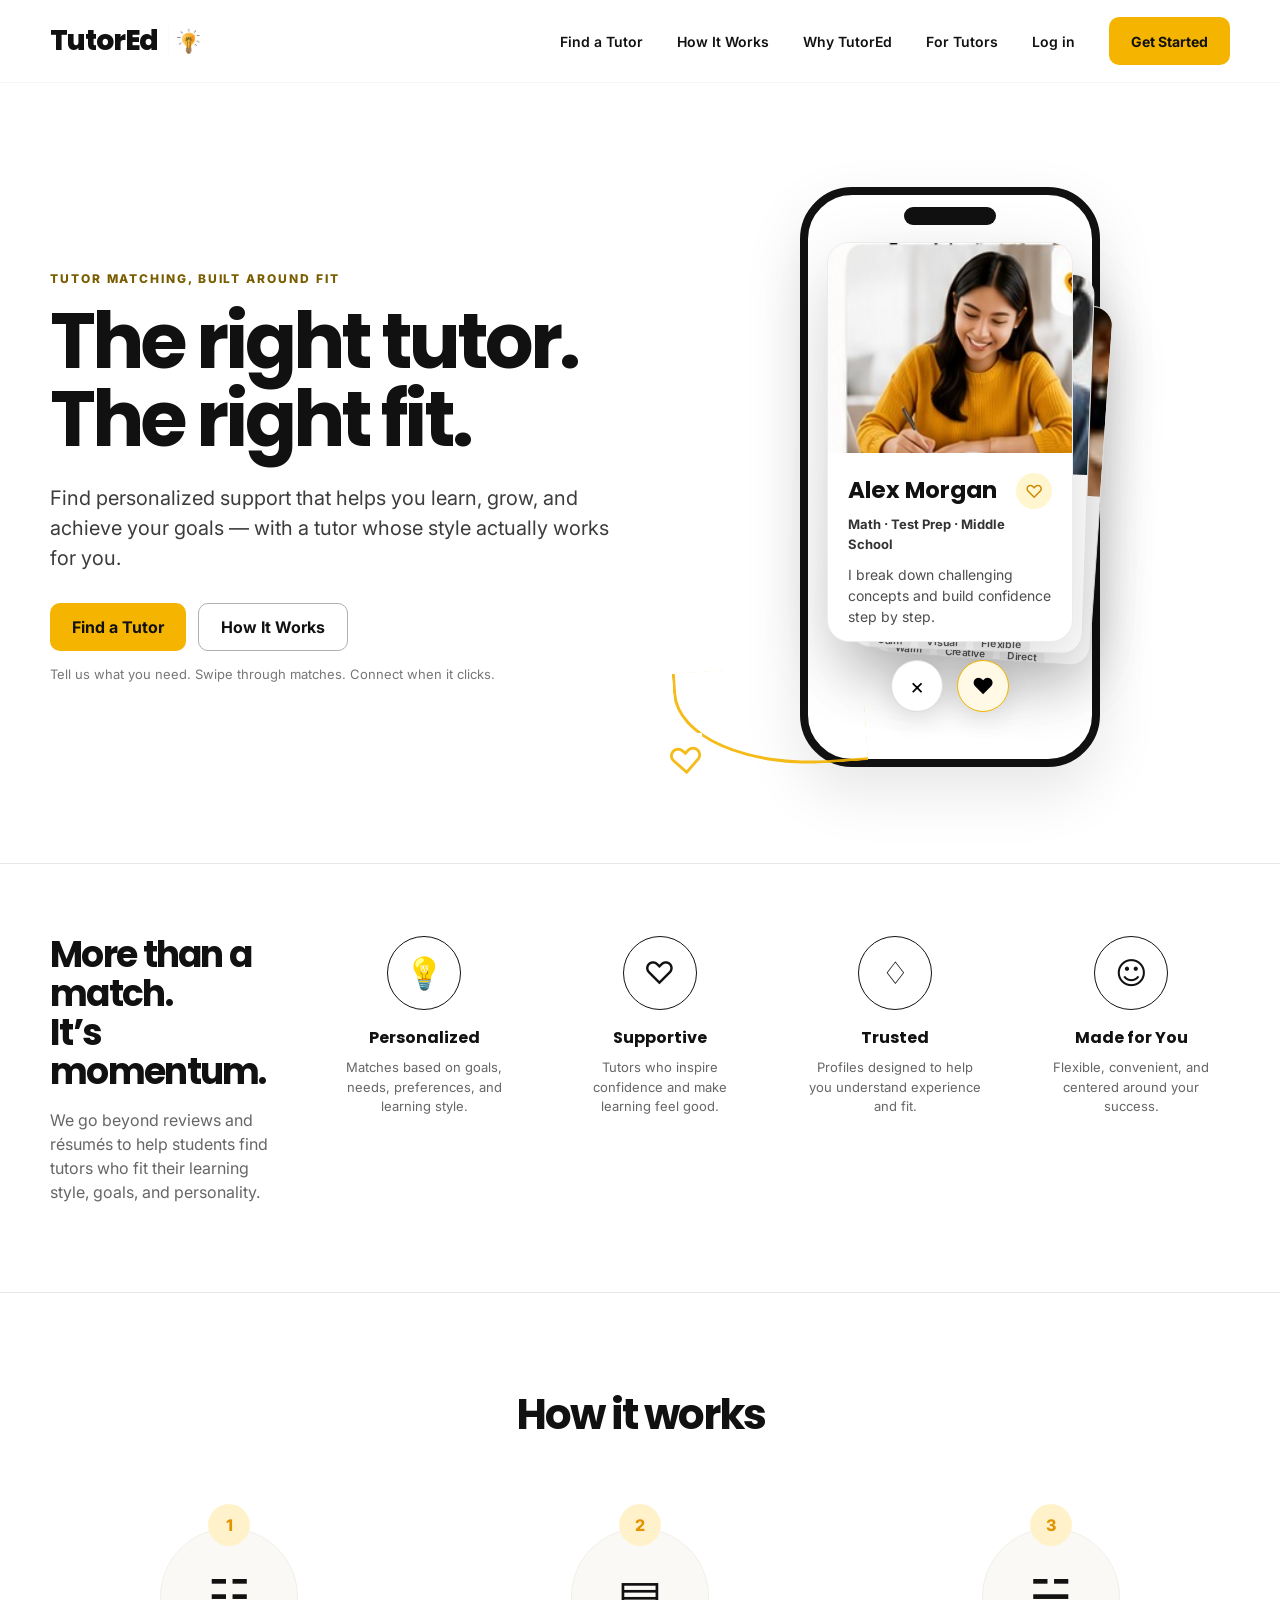
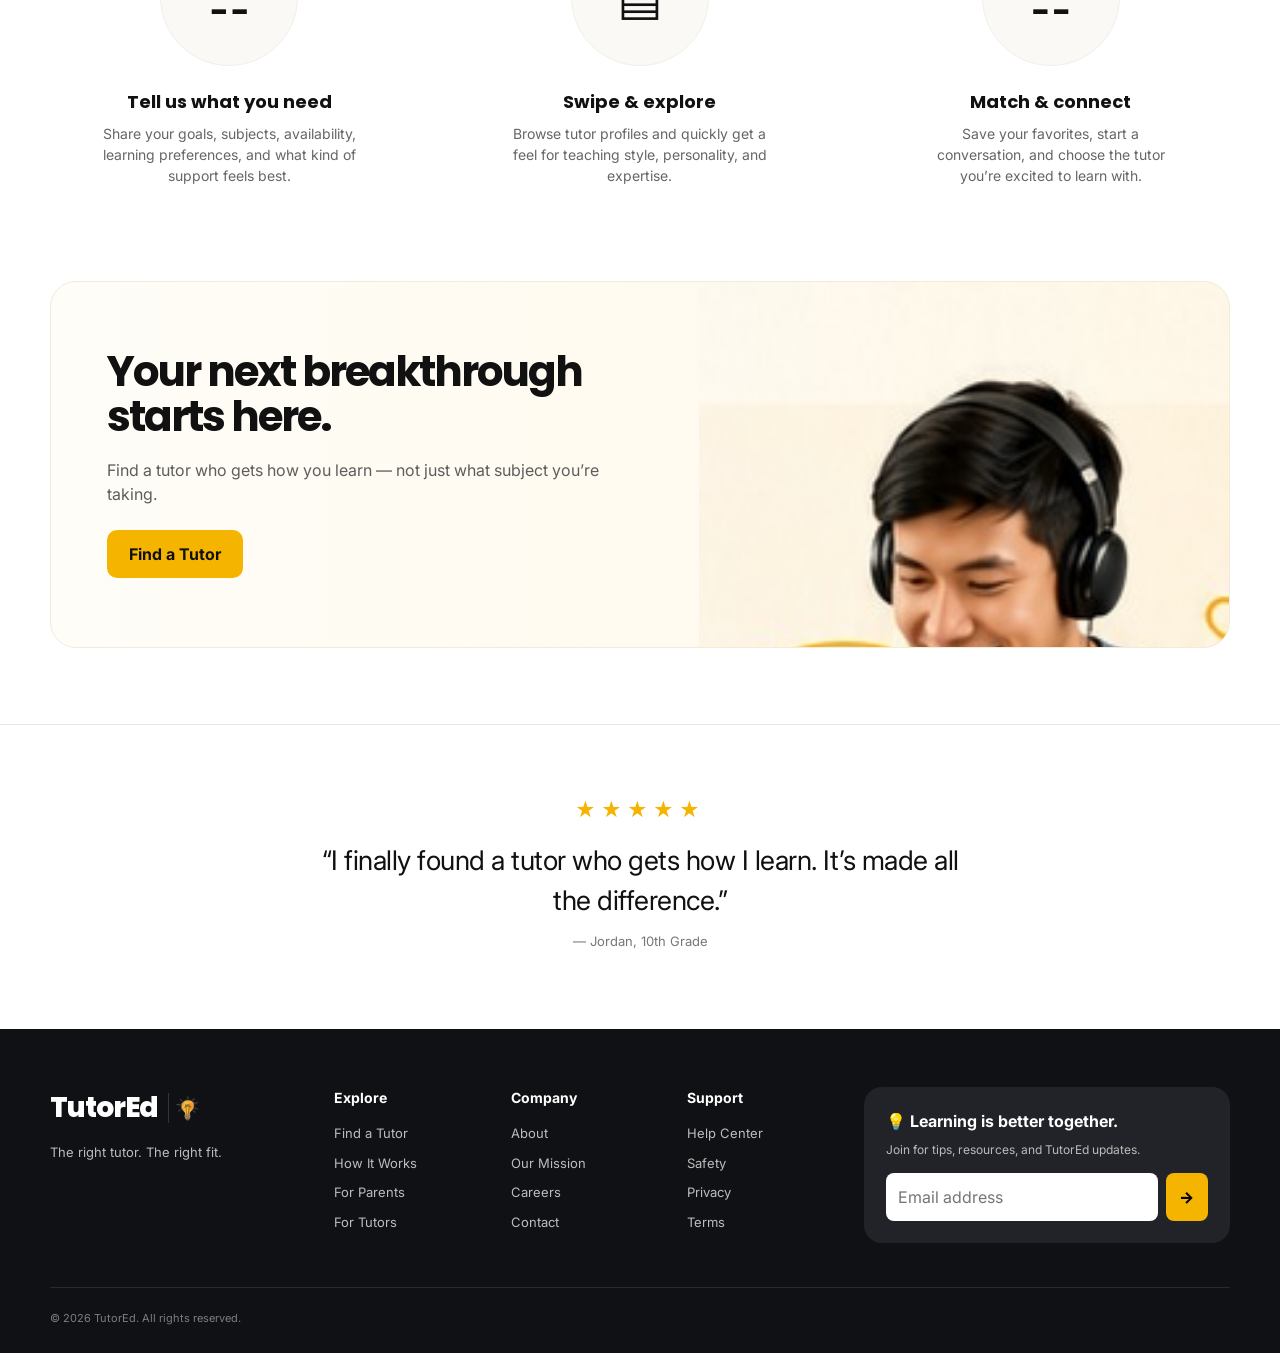
<file: index.html>
<!DOCTYPE html>
<html lang="en">
<head>
  <meta charset="UTF-8" />
  <meta name="viewport" content="width=device-width, initial-scale=1.0" />
  <title>TutorEd — The right tutor. The right fit.</title>
  <link rel="icon" type="image/png" sizes="32x32" href="/favicon-32.png">
  <link rel="apple-touch-icon" sizes="180x180" href="/favicon-180.png">
  <meta name="description" content="TutorEd helps students find tutors who fit how they learn." />
  <link rel="preconnect" href="https://fonts.googleapis.com">
  <link rel="preconnect" href="https://fonts.gstatic.com" crossorigin>
  <link href="https://fonts.googleapis.com/css2?family=Inter:wght@400;500;600;700&family=Poppins:wght@600;700;800&display=swap" rel="stylesheet">
  <style>
    :root {
      --black:#000000;
      --gold:#F4B400;
      --honey:#FFD35C;
      --warm:#F3F3F3;
      --tan:#C69A6B;
      --ink:#111111;
      --muted:#666666;
      --line:#E7E7E7;
      --white:#FFFFFF;
      --shadow:0 24px 60px rgba(0,0,0,.10);
      --radius:24px;
    }

    * { box-sizing:border-box; }
    html { scroll-behavior:smooth; }
    body {
      margin:0;
      font-family:"Inter", system-ui, sans-serif;
      color:var(--ink);
      background:#fff;
      line-height:1.5;
    }
    h1,h2,h3,.brand { font-family:"Poppins", sans-serif; }
    a { color:inherit; text-decoration:none; }
    button, input { font:inherit; }
    img { display:block; max-width:100%; }
    .container { width:min(1180px, calc(100% - 48px)); margin-inline:auto; }

    /* NAV */
    header {
      position:sticky;
      top:0;
      z-index:30;
      background:rgba(255,255,255,.92);
      backdrop-filter:blur(14px);
      border-bottom:1px solid rgba(0,0,0,.04);
    }
    .nav {
      height:82px;
      display:flex;
      align-items:center;
      justify-content:space-between;
      gap:24px;
    }
    .logo {
      display:flex;
      align-items:center;
      gap:10px;
      font-family:"Poppins", sans-serif;
      font-weight:800;
      font-size:28px;
      letter-spacing:-1.1px;
    }
    .logo-bulb {
      height:32px;
      width:auto;
      display:block;
    }
    .footer-brand .logo-bulb {
      height:30px;
    }
    .nav-links {
      display:flex;
      align-items:center;
      gap:34px;
      font-size:14px;
      font-weight:600;
    }
    .nav-links a:hover { opacity:.55; }
    .btn {
      border:0;
      border-radius:10px;
      min-height:48px;
      padding:0 22px;
      display:inline-flex;
      align-items:center;
      justify-content:center;
      font-weight:700;
      cursor:pointer;
      transition:.2s ease;
    }
    .btn:hover { transform:translateY(-1px); }
    .btn-primary { background:var(--gold); color:#111; }
    .btn-secondary { background:#fff; border:1px solid #AFAFAF; color:#111; }
    .mobile-toggle { display:none; background:none; border:0; font-size:24px; cursor:pointer; }

    /* HERO */
    .hero {
      padding:84px 0 76px;
      overflow:hidden;
    }
    .hero-grid {
      display:grid;
      grid-template-columns:1fr 1fr;
      align-items:center;
      gap:60px;
    }
    .eyebrow {
      color:#7a5d00;
      font-weight:800;
      letter-spacing:.16em;
      font-size:12px;
      text-transform:uppercase;
      margin-bottom:14px;
    }
    h1 {
      font-size:clamp(52px, 6vw, 82px);
      line-height:1.02;
      letter-spacing:-4px;
      margin:0 0 24px;
      max-width:650px;
    }
    .hero-copy {
      font-size:20px;
      color:#3c3c3c;
      max-width:560px;
      margin-bottom:30px;
    }
    .hero-actions { display:flex; gap:12px; flex-wrap:wrap; }
    .hero-note {
      margin-top:14px;
      color:#777;
      font-size:13px;
    }

    .hero-visual {
      position:relative;
      height:620px;
    }
    .phone {
      position:absolute;
      top:20px; left:50%;
      transform:translateX(-50%);
      width:300px;
      height:580px;
      border:8px solid #111;
      border-radius:52px;
      background:#fff;
      box-shadow:var(--shadow);
    }
    .phone:after {
      content:"";
      position:absolute;
      top:12px; left:50%;
      transform:translateX(-50%);
      width:92px; height:18px;
      border-radius:100px;
      background:#111;
    }
    .swipe-stack {
      position:absolute;
      top:75px; left:50%;
      transform:translateX(-50%);
      width:246px;
      height:400px;
      z-index:4;
    }
    .tutor-card {
      position:absolute;
      inset:0;
      border-radius:22px;
      overflow:hidden;
      background:#fff;
      border:1px solid #ECECEC;
      box-shadow:0 24px 70px rgba(0,0,0,.14);
      transform-origin:70% 90%;
      transition:transform .35s ease, opacity .35s ease;
      user-select:none;
    }
    .tutor-card:nth-child(2) { transform:translate(14px, 12px) rotate(2deg) scale(.95); z-index:-1; }
    .tutor-card:nth-child(3) { transform:translate(26px, 24px) rotate(4deg) scale(.90); z-index:-2; }
    .tutor-photo {
      width:100%;
      height:210px;
      object-fit:cover;
      object-position:center;
      background:#f1f1f1;
    }
    .card-body { padding:20px 20px 16px; }
    .card-topline { display:flex; justify-content:space-between; align-items:center; gap:12px; }
    .card-name { font:700 23px/1.1 "Poppins",sans-serif; margin:0; }
    .match-pill {
      width:36px; height:36px; border-radius:50%;
      display:grid; place-items:center;
      background:#FFF6D0;
      color:#cc8800;
      font-size:18px;
    }
    .card-meta { font-weight:700; font-size:13px; margin:6px 0 10px; color:#333; }
    .card-bio { font-size:14px; color:#4d4d4d; margin:0 0 14px; }
    .tags { display:flex; flex-wrap:wrap; gap:7px; }
    .tag {
      padding:6px 9px;
      border-radius:999px;
      background:var(--warm);
      color:#555;
      font-size:11px;
      font-weight:600;
    }
    .swipe-controls {
      position:absolute;
      bottom:-70px;
      left:50%;
      transform:translateX(-50%);
      z-index:6;
      display:flex;
      gap:14px;
    }
    .circle-btn {
      width:52px;height:52px;border-radius:50%;
      display:grid;place-items:center;
      border:1px solid #ddd;background:#fff;
      box-shadow:0 9px 24px rgba(0,0,0,.09);
      cursor:pointer;font-size:22px;
      transition:.2s;
    }
    .circle-btn:hover { transform:translateY(-2px); }
    .circle-btn.match { border-color:var(--gold); background:#FFF9E5; }
    .scribble {
      position:absolute;
      width:190px; height:100px;
      border-bottom:3px solid var(--gold);
      border-left:3px solid var(--gold);
      border-radius:0 0 0 80%;
      bottom:20px; left:5px;
      transform:rotate(-4deg);
      opacity:.9;
    }
    .scribble:after {
      content:"♡";
      position:absolute;
      left:-13px; bottom:-18px;
      color:var(--gold);
      font-size:36px;
      background:white;
    }

    /* VALUE */
    .value-strip {
      border-top:1px solid var(--line);
      border-bottom:1px solid var(--line);
      padding:72px 0;
    }
    .value-grid {
      display:grid;
      grid-template-columns:1.2fr repeat(4,1fr);
      gap:38px;
      align-items:start;
    }
    .value-intro h2 {
      font-size:36px;
      line-height:1.08;
      letter-spacing:-1.7px;
      margin:0 0 16px;
    }
    .value-intro p { color:#666; max-width:310px; }
    .value-item { text-align:center; }
    .icon-circle {
      width:74px;height:74px;
      border:1.5px solid #111;
      border-radius:50%;
      display:grid; place-items:center;
      margin:0 auto 16px;
      font-size:31px;
      background:#fff;
    }
    .value-item h3 { margin:0 0 8px; font-size:16px; }
    .value-item p { margin:0 auto; font-size:13px; color:#666; max-width:180px; }

    /* HOW */
    .how { padding:90px 0 95px; }
    .section-title {
      text-align:center;
      font-size:42px;
      letter-spacing:-2px;
      margin:0 0 58px;
    }
    .steps {
      display:grid;
      grid-template-columns:repeat(3,1fr);
      gap:52px;
      position:relative;
    }
    .step { text-align:center; position:relative; }
    .step-num {
      width:42px;height:42px;border-radius:50%;
      display:grid;place-items:center;
      background:#FFF2CB;
      color:#e39400;font-weight:800;
      margin:0 auto -18px;
      position:relative;z-index:2;
    }
    .step-illustration {
      width:138px;height:138px;border-radius:50%;
      background:#FAF9F6;
      display:grid;place-items:center;
      margin:0 auto 22px;
      font-size:48px;
      border:1px solid #f1efe8;
    }
    .step h3 { font-size:18px; margin:0 0 8px; }
    .step p { font-size:14px; color:#666; max-width:260px; margin:0 auto; }

    /* CTA */
    .cta-panel {
      background:linear-gradient(90deg,#FFFDF8 0%, #FFF8E8 100%);
      border-radius:26px;
      min-height:340px;
      overflow:hidden;
      display:grid;
      grid-template-columns:1.1fr .9fr;
      align-items:center;
      margin-bottom:76px;
      border:1px solid #F2EBD9;
    }
    .cta-copy { padding:52px 56px; }
    .cta-copy h2 {
      font-size:42px;
      line-height:1.06;
      letter-spacing:-2px;
      margin:0 0 18px;
      max-width:520px;
    }
    .cta-copy p { color:#5d5d5d; max-width:500px; margin-bottom:24px; }
    .cta-image {
      height:100%;
      min-height:340px;
      display:flex;
      align-items:end;
      justify-content:center;
    }
    .cta-image img {
      width:100%;
      height:100%;
      max-height:365px;
      object-fit:cover;
      object-position:center top;
      mix-blend-mode:multiply;
    }

    /* TESTIMONIAL */
    .testimonial {
      padding:70px 20px 78px;
      text-align:center;
      border-top:1px solid var(--line);
    }
    .stars { color:var(--gold); letter-spacing:5px; font-size:20px; margin-bottom:16px; }
    .quote { font-size:27px; max-width:650px; margin:0 auto 10px; letter-spacing:-.5px; }
    .quote-by { font-size:13px; color:#777; }

    /* FOOTER */
    footer {
      background:#101114;
      color:#fff;
      padding:58px 0 26px;
    }
    .footer-grid {
      display:grid;
      grid-template-columns:1.35fr repeat(3, .75fr) 1.1fr;
      gap:42px;
    }
    .footer-brand .logo { color:#fff; margin-bottom:14px; }
    .footer-brand p { color:#bbb; font-size:13px; max-width:220px; }
    .footer-col h4 { margin:0 0 16px; font-size:14px; }
    .footer-col a { display:block; color:#bdbdbd; font-size:13px; margin:10px 0; }
    .newsletter {
      background:#222328;
      border-radius:18px;
      padding:22px;
    }
    .newsletter strong { display:block; margin-bottom:8px; }
    .newsletter p { color:#bbb; font-size:12px; margin:0 0 14px; }
    .email-wrap { display:flex; gap:8px; }
    .email-wrap input {
      min-width:0;
      flex:1;
      border:0;
      border-radius:8px;
      padding:12px;
    }
    .email-wrap button {
      width:42px;border:0;border-radius:8px;
      background:var(--gold);font-weight:800;cursor:pointer;
    }
    .copyright {
      margin-top:44px;
      color:#7d7d7d;
      font-size:11px;
      border-top:1px solid #292a2e;
      padding-top:22px;
    }

    /* MODAL */
    .modal {
      position:fixed; inset:0; z-index:80;
      display:none; place-items:center;
      background:rgba(0,0,0,.55);
      padding:24px;
    }
    .modal.open { display:grid; }
    .modal-card {
      width:min(560px,100%);
      background:#fff;
      border-radius:24px;
      padding:32px;
      box-shadow:0 30px 90px rgba(0,0,0,.25);
      position:relative;
    }
    .modal-card h2 { margin:0 0 8px; font-size:34px; letter-spacing:-1.4px; }
    .modal-card p { margin:0 0 22px; color:#666; }
    .choice-grid { display:grid; gap:10px; }
    .choice {
      padding:16px 18px;
      border:1px solid #ddd;
      border-radius:12px;
      cursor:pointer;
      background:#fff;
      text-align:left;
      font-weight:700;
    }
    .choice:hover { border-color:var(--gold); background:#FFFBEF; }
    .close {
      position:absolute; right:20px; top:16px;
      border:0;background:none;font-size:24px;cursor:pointer;
    }
    .toast {
      position:fixed;
      left:50%; bottom:28px; transform:translateX(-50%) translateY(30px);
      padding:12px 16px;
      background:#111;color:#fff;border-radius:999px;
      opacity:0;pointer-events:none;transition:.25s;z-index:99;
      font-size:13px;
    }
    .toast.show { opacity:1; transform:translateX(-50%) translateY(0); }

    @media (max-width: 980px) {
      .nav-links { display:none; }
      .mobile-toggle { display:block; }
      .hero { padding-top:52px; }
      .hero-grid { grid-template-columns:1fr; }
      .hero-copy { max-width:680px; }
      .hero-visual { height:620px; }
      .value-grid { grid-template-columns:1fr 1fr; }
      .value-intro { grid-column:1 / -1; text-align:center; }
      .value-intro p { margin-inline:auto; }
      .footer-grid { grid-template-columns:1fr 1fr 1fr; }
      .footer-brand,.newsletter { grid-column:span 3; }
      .cta-panel { grid-template-columns:1fr; }
      .cta-image { min-height:280px; }
    }

    @media (max-width: 680px) {
      .container { width:min(100% - 28px, 1180px); }
      .nav { height:70px; }
      h1 { font-size:51px; letter-spacing:-3px; }
      .hero-copy { font-size:17px; }
      .hero-visual { height:620px; transform:scale(.72); margin-inline:-60px; margin-block:-80px; }
      .value-grid { grid-template-columns:1fr 1fr; gap:34px 18px; }
      .value-intro h2,.section-title,.cta-copy h2 { font-size:34px; }
      .steps { grid-template-columns:1fr; }
      .cta-copy { padding:36px 26px 18px; }
      .cta-image { min-height:250px; }
      .footer-grid { grid-template-columns:1fr 1fr; }
      .footer-brand,.newsletter { grid-column:1 / -1; }
      .quote { font-size:22px; }
    }
  </style>
</head>
<body>
<header>
  <div class="container nav">
    <a href="#" class="logo" aria-label="TutorEd home">
      <span>TutorEd</span><img class="logo-bulb" src="/logo-bulb.png" alt="" aria-hidden="true">
    </a>
    <nav class="nav-links" aria-label="Main navigation">
      <a href="#find">Find a Tutor</a>
      <a href="#how">How It Works</a>
      <a href="#why">Why TutorEd</a>
      <a href="/tutor-dashboard/">For Tutors</a>
      <a href="#">Log in</a>
      <button class="btn btn-primary js-start">Get Started</button>
    </nav>
    <button class="mobile-toggle js-start" aria-label="Get started">☰</button>
  </div>
</header>

<main>
  <section class="hero" id="find">
    <div class="container hero-grid">
      <div>
        <div class="eyebrow">Tutor matching, built around fit</div>
        <h1>The right tutor.<br>The right fit.</h1>
        <p class="hero-copy">Find personalized support that helps you learn, grow, and achieve your goals — with a tutor whose style actually works for you.</p>
        <div class="hero-actions">
          <button class="btn btn-primary js-start">Find a Tutor</button>
          <a class="btn btn-secondary" href="#how">How It Works</a>
        </div>
        <div class="hero-note">Tell us what you need. Swipe through matches. Connect when it clicks.</div>
      </div>

      <div class="hero-visual" aria-label="Interactive tutor match preview">
        <div class="phone" aria-hidden="true"></div>
        <div class="swipe-stack" id="cardStack">
          <article class="tutor-card">
            <img class="tutor-photo" src="[data-uri]" alt="Tutor profile">
            <div class="card-body">
              <div class="card-topline">
                <h2 class="card-name">Alex Morgan</h2><div class="match-pill">♡</div>
              </div>
              <div class="card-meta">Math · Test Prep · Middle School</div>
              <p class="card-bio">I break down challenging concepts and build confidence step by step.</p>
              <div class="tags"><span class="tag">Patient</span><span class="tag">Encouraging</span><span class="tag">Organized</span></div>
            </div>
          </article>
          <article class="tutor-card">
            <img class="tutor-photo" src="[data-uri]" alt="Tutor profile">
            <div class="card-body">
              <div class="card-topline"><h2 class="card-name">Jordan Lee</h2><div class="match-pill">♡</div></div>
              <div class="card-meta">Science · Study Skills · High School</div>
              <p class="card-bio">Clear explanations, practical examples, zero judgment.</p>
              <div class="tags"><span class="tag">Calm</span><span class="tag">Visual</span><span class="tag">Flexible</span></div>
            </div>
          </article>
          <article class="tutor-card">
            <img class="tutor-photo" src="[data-uri]" alt="Tutor profile">
            <div class="card-body">
              <div class="card-topline"><h2 class="card-name">Maya Brooks</h2><div class="match-pill">♡</div></div>
              <div class="card-meta">English · Writing · College Prep</div>
              <p class="card-bio">I help students find their voice and turn big assignments into manageable steps.</p>
              <div class="tags"><span class="tag">Warm</span><span class="tag">Creative</span><span class="tag">Direct</span></div>
            </div>
          </article>
          <div class="swipe-controls">
            <button class="circle-btn" id="passBtn" aria-label="Pass on tutor">×</button>
            <button class="circle-btn match" id="matchBtn" aria-label="Match with tutor">♥</button>
          </div>
        </div>
        <div class="scribble" aria-hidden="true"></div>
      </div>
    </div>
  </section>

  <section class="value-strip" id="why">
    <div class="container value-grid">
      <div class="value-intro">
        <h2>More than a match.<br>It’s momentum.</h2>
        <p>We go beyond reviews and résumés to help students find tutors who fit their learning style, goals, and personality.</p>
      </div>
      <div class="value-item">
        <div class="icon-circle">💡</div>
        <h3>Personalized</h3>
        <p>Matches based on goals, needs, preferences, and learning style.</p>
      </div>
      <div class="value-item">
        <div class="icon-circle">♡</div>
        <h3>Supportive</h3>
        <p>Tutors who inspire confidence and make learning feel good.</p>
      </div>
      <div class="value-item">
        <div class="icon-circle">♢</div>
        <h3>Trusted</h3>
        <p>Profiles designed to help you understand experience and fit.</p>
      </div>
      <div class="value-item">
        <div class="icon-circle">☺</div>
        <h3>Made for You</h3>
        <p>Flexible, convenient, and centered around your success.</p>
      </div>
    </div>
  </section>

  <section class="how" id="how">
    <div class="container">
      <h2 class="section-title">How it works</h2>
      <div class="steps">
        <div class="step">
          <div class="step-num">1</div>
          <div class="step-illustration">☷</div>
          <h3>Tell us what you need</h3>
          <p>Share your goals, subjects, availability, learning preferences, and what kind of support feels best.</p>
        </div>
        <div class="step">
          <div class="step-num">2</div>
          <div class="step-illustration">▤</div>
          <h3>Swipe & explore</h3>
          <p>Browse tutor profiles and quickly get a feel for teaching style, personality, and expertise.</p>
        </div>
        <div class="step">
          <div class="step-num">3</div>
          <div class="step-illustration">☵</div>
          <h3>Match & connect</h3>
          <p>Save your favorites, start a conversation, and choose the tutor you’re excited to learn with.</p>
        </div>
      </div>
    </div>
  </section>

  <section class="container">
    <div class="cta-panel">
      <div class="cta-copy">
        <h2>Your next breakthrough starts here.</h2>
        <p>Find a tutor who gets how you learn — not just what subject you’re taking.</p>
        <button class="btn btn-primary js-start">Find a Tutor</button>
      </div>
      <div class="cta-image">
        <img src="[data-uri]" alt="Student learning online with a tutor">
      </div>
    </div>
  </section>

  <section class="testimonial">
    <div class="stars">★★★★★</div>
    <p class="quote">“I finally found a tutor who gets how I learn. It’s made all the difference.”</p>
    <div class="quote-by">— Jordan, 10th Grade</div>
  </section>
</main>

<footer id="footer">
  <div class="container">
    <div class="footer-grid">
      <div class="footer-brand">
        <div class="logo"><span>TutorEd</span><img class="logo-bulb" src="/logo-bulb.png" alt=""></div>
        <p>The right tutor. The right fit.</p>
      </div>
      <div class="footer-col">
        <h4>Explore</h4>
        <a href="#find">Find a Tutor</a>
        <a href="#how">How It Works</a>
        <a href="#">For Parents</a>
        <a href="/tutor-dashboard/">For Tutors</a>
      </div>
      <div class="footer-col">
        <h4>Company</h4>
        <a href="#">About</a>
        <a href="#">Our Mission</a>
        <a href="#">Careers</a>
        <a href="#">Contact</a>
      </div>
      <div class="footer-col">
        <h4>Support</h4>
        <a href="#">Help Center</a>
        <a href="#">Safety</a>
        <a href="#">Privacy</a>
        <a href="#">Terms</a>
      </div>
      <div class="newsletter">
        <strong>💡 Learning is better together.</strong>
        <p>Join for tips, resources, and TutorEd updates.</p>
        <div class="email-wrap">
          <input type="email" id="emailInput" placeholder="Email address" aria-label="Email address">
          <button id="emailBtn" aria-label="Subscribe">→</button>
        </div>
      </div>
    </div>
    <div class="copyright">© 2026 TutorEd. All rights reserved.</div>
  </div>
</footer>

<div class="modal" id="startModal" role="dialog" aria-modal="true" aria-labelledby="modalTitle">
  <div class="modal-card">
    <button class="close" id="closeModal" aria-label="Close">×</button>
    <h2 id="modalTitle">What do you need help with?</h2>
    <p>This is the beginning of the matching flow. Pick a starting point.</p>
    <div class="choice-grid">
      <button class="choice">📐 Math</button>
      <button class="choice">🧪 Science</button>
      <button class="choice">✍️ English & Writing</button>
      <button class="choice">🧠 Study Skills & Organization</button>
      <button class="choice">🎯 Test Prep</button>
    </div>
  </div>
</div>
<div class="toast" id="toast">Saved — nice match.</div>

<script>
  const stack = document.getElementById('cardStack');
  const passBtn = document.getElementById('passBtn');
  const matchBtn = document.getElementById('matchBtn');
  const toast = document.getElementById('toast');

  function rotateCards(direction) {
    const cards = [...stack.querySelectorAll('.tutor-card')];
    if (!cards.length) return;
    const top = cards[0];
    top.style.transform = `translate(${direction * 420}px, 30px) rotate(${direction * 16}deg)`;
    top.style.opacity = '0';
    setTimeout(() => {
      top.style.transition = 'none';
      stack.insertBefore(top, stack.querySelector('.swipe-controls'));
      top.style.opacity = '1';
      top.style.transform = '';
      void top.offsetWidth;
      top.style.transition = '';
      [...stack.querySelectorAll('.tutor-card')].forEach((c,i) => {
        c.style.zIndex = i === 0 ? 3 : -i;
        c.style.transform = i === 0 ? '' : i === 1
          ? 'translate(48px, 22px) rotate(2deg) scale(.94)'
          : 'translate(87px, 46px) rotate(4deg) scale(.88)';
      });
    }, 340);
  }

  passBtn.addEventListener('click', () => rotateCards(-1));
  matchBtn.addEventListener('click', () => {
    rotateCards(1);
    toast.textContent = 'Saved — nice match.';
    toast.classList.add('show');
    setTimeout(() => toast.classList.remove('show'), 1800);
  });

  // Simple drag/swipe interaction
  let startX = null;
  stack.addEventListener('pointerdown', e => {
    if (e.target.closest('button')) return;
    startX = e.clientX;
  });
  stack.addEventListener('pointerup', e => {
    if (startX === null) return;
    const dx = e.clientX - startX;
    if (Math.abs(dx) > 70) rotateCards(dx > 0 ? 1 : -1);
    startX = null;
  });

  const modal = document.getElementById('startModal');
  document.querySelectorAll('.js-start').forEach(btn => btn.addEventListener('click', () => modal.classList.add('open')));
  document.getElementById('closeModal').addEventListener('click', () => modal.classList.remove('open'));
  modal.addEventListener('click', e => { if (e.target === modal) modal.classList.remove('open'); });
  document.addEventListener('keydown', e => { if (e.key === 'Escape') modal.classList.remove('open'); });
  document.querySelectorAll('.choice').forEach(c => c.addEventListener('click', () => {
    toast.textContent = `${c.textContent.trim()} selected — taking you to TutorEd...`;
    toast.classList.add('show');
    setTimeout(() => { window.location.href = 'app/'; }, 600);
  }));

  document.getElementById('emailBtn').addEventListener('click', () => {
    const input = document.getElementById('emailInput');
    if (!input.value.includes('@')) {
      toast.textContent = 'Enter a valid email address.';
    } else {
      toast.textContent = 'You’re on the list!';
      input.value = '';
    }
    toast.classList.add('show');
    setTimeout(() => toast.classList.remove('show'), 1800);
  });
</script>
</body>
</html>
</file>
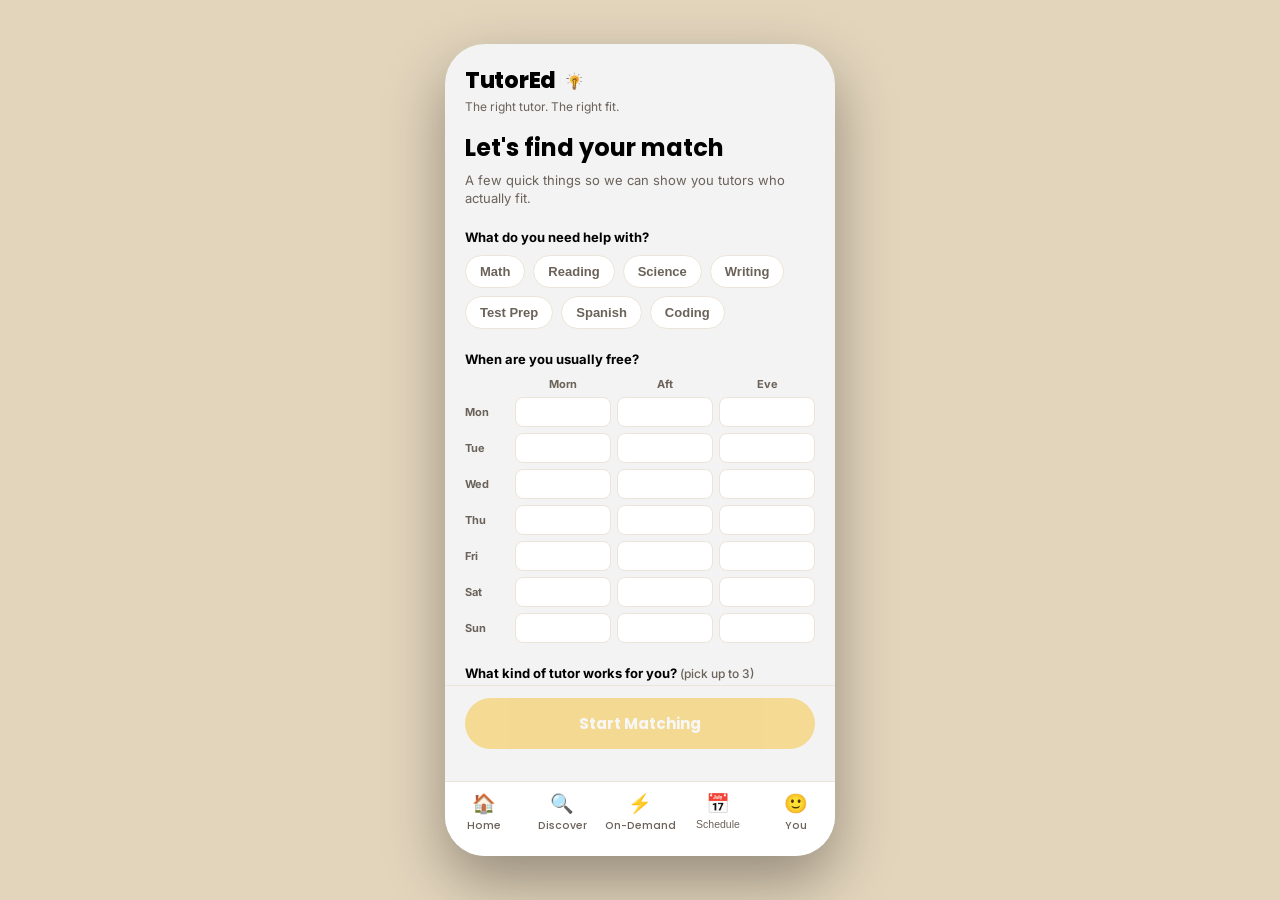
<file: app/index.html>
<!DOCTYPE html>
<html lang="en">
<head>
<meta charset="UTF-8">
<meta name="viewport" content="width=device-width, initial-scale=1.0, maximum-scale=1.0, user-scalable=no">
<title>TutorEd &mdash; Find Your Tutor Match</title>
<link rel="icon" type="image/png" sizes="32x32" href="/favicon-32.png">
<link rel="apple-touch-icon" sizes="180x180" href="/favicon-180.png">
<link rel="preconnect" href="https://fonts.googleapis.com">
<link href="https://fonts.googleapis.com/css2?family=Poppins:wght@500;600;700;800&family=Inter:wght@400;500;600&display=swap" rel="stylesheet">
<link rel="stylesheet" href="style.css">
</head>
<body>

<div class="phone">

  <!-- ===== ONBOARDING SCREEN ===== -->
  <section class="screen" id="screen-onboarding">
    <header class="top-bar">
      <div>
        <div class="logo">TutorEd<img class="logo-bulb" src="/logo-bulb.png" alt=""></div>
        <div class="tagline">The right tutor. The right fit.</div>
      </div>
    </header>
    <div class="onboarding-content">
      <h1 class="ob-title">Let's find your match</h1>
      <p class="ob-sub">A few quick things so we can show you tutors who actually fit.</p>

      <div class="ob-section">
        <div class="ob-label">What do you need help with?</div>
        <div class="chip-row" id="ob-subjects"></div>
      </div>

      <div class="ob-section">
        <div class="ob-label">When are you usually free?</div>
        <div class="avail-grid" id="ob-availability"></div>
      </div>

      <div class="ob-section">
        <div class="ob-label">What kind of tutor works for you? <span class="ob-hint">(pick up to 3)</span></div>
        <div class="chip-row" id="ob-styles"></div>
      </div>

      <div class="ob-section">
        <div class="ob-label">Budget</div>
        <div class="chip-row" id="ob-budget"></div>
      </div>
    </div>
    <div class="ob-footer">
      <button class="primary-btn" id="ob-submit" disabled>Start Matching</button>
    </div>
  </section>

  <!-- ===== HOME SCREEN ===== -->
  <section class="screen hidden" id="screen-home">
    <header class="top-bar">
      <div class="logo">TutorEd<img class="logo-bulb" src="/logo-bulb.png" alt=""></div>
      <button class="icon-btn" id="home-filter-btn" aria-label="Edit preferences">⚙</button>
    </header>
    <div class="home-content" id="home-content"></div>
  </section>

  <!-- ===== DISCOVER SCREEN ===== -->
  <section class="screen hidden" id="screen-discover">
    <header class="top-bar">
      <div class="logo">TutorEd<img class="logo-bulb" src="/logo-bulb.png" alt=""></div>
      <div class="top-bar-actions">
        <button class="icon-btn" id="discover-filter-btn" aria-label="Discover filters">🎚</button>
        <button class="icon-btn" id="filter-btn" aria-label="Edit preferences">⚙</button>
      </div>
    </header>

    <div class="card-stack" id="card-stack"></div>

    <div class="action-row">
      <button class="action-btn undo" id="btn-undo" aria-label="Undo" disabled>↺</button>
      <button class="action-btn pass" id="btn-pass" aria-label="Pass">✕</button>
      <button class="action-btn info" id="btn-info" aria-label="More info">i</button>
      <button class="action-btn like" id="btn-like" aria-label="Like">♥</button>
    </div>
  </section>

  <!-- ===== ON-DEMAND SCREEN ===== -->
  <section class="screen hidden" id="screen-ondemand">
    <header class="top-bar">
      <div class="logo">Open This Week</div>
    </header>
    <div class="filter-bar" id="od-filters"></div>
    <div class="ondemand-list" id="ondemand-list"></div>
  </section>

  <!-- ===== SCHEDULE SCREEN ===== -->
  <section class="screen hidden" id="screen-schedule">
    <header class="top-bar">
      <div class="logo">Your Schedule</div>
    </header>
    <div class="schedule-content" id="schedule-content"></div>
  </section>

  <!-- ===== CHAT SCREEN ===== -->
  <section class="screen hidden" id="screen-chat">
    <header class="top-bar chat-header">
      <button class="icon-btn back-btn" id="chat-back">←</button>
      <div class="chat-tutor-info">
        <div class="avatar-sm" id="chat-avatar"></div>
        <div>
          <div class="chat-name" id="chat-name"></div>
          <div class="chat-status">Usually replies within a few hours</div>
        </div>
      </div>
    </header>
    <div class="chat-messages" id="chat-messages"></div>
    <div class="chat-input-row">
      <input type="text" id="chat-input" placeholder="Say hello…" autocomplete="off">
      <button id="chat-send">➤</button>
    </div>
  </section>

  <!-- ===== PROFILE / YOU SCREEN ===== -->
  <section class="screen hidden" id="screen-profile">
    <header class="top-bar"><div class="logo">You</div></header>
    <div class="profile-content" id="profile-content"></div>
  </section>

  <!-- ===== PROFILE DETAIL MODAL ===== -->
  <div class="modal-overlay hidden" id="detail-modal">
    <div class="modal-sheet" id="detail-sheet"></div>
  </div>

  <!-- ===== MATCH CELEBRATION MODAL ===== -->
  <div class="modal-overlay hidden" id="match-modal">
    <div class="match-celebration" id="match-celebration-body"></div>
  </div>

  <!-- ===== SLOT PICKER MODAL ===== -->
  <div class="modal-overlay hidden" id="slot-modal">
    <div class="modal-sheet" id="slot-sheet"></div>
  </div>

  <!-- ===== MANAGE BOOKING / MATCH MODAL ===== -->
  <div class="modal-overlay hidden" id="manage-modal">
    <div class="modal-sheet" id="manage-sheet"></div>
  </div>

  <!-- ===== DISCOVER FILTERS MODAL ===== -->
  <div class="modal-overlay hidden" id="discover-filter-modal">
    <div class="modal-sheet" id="discover-filter-sheet"></div>
  </div>

  <!-- ===== TOAST ===== -->
  <div class="toast hidden" id="toast">Saved!</div>

  <!-- ===== BOTTOM NAV ===== -->
  <nav class="bottom-nav">
    <button class="nav-btn active" data-screen="home">
      <span class="nav-icon">🏠</span><span>Home</span>
    </button>
    <button class="nav-btn" data-screen="discover">
      <span class="nav-icon">🔍</span><span>Discover</span>
    </button>
    <button class="nav-btn" data-screen="ondemand">
      <span class="nav-icon">⚡</span><span>On-Demand</span>
    </button>
    <button class="nav-btn" data-screen="schedule">
      <span class="nav-icon">📅</span><span>Schedule</span>
      <span class="nav-badge hidden" id="nav-badge">0</span>
    </button>
    <button class="nav-btn" data-screen="profile">
      <span class="nav-icon">🙂</span><span>You</span>
    </button>
  </nav>
</div>

<script src="app.js"></script>
</body>
</html>
</file>
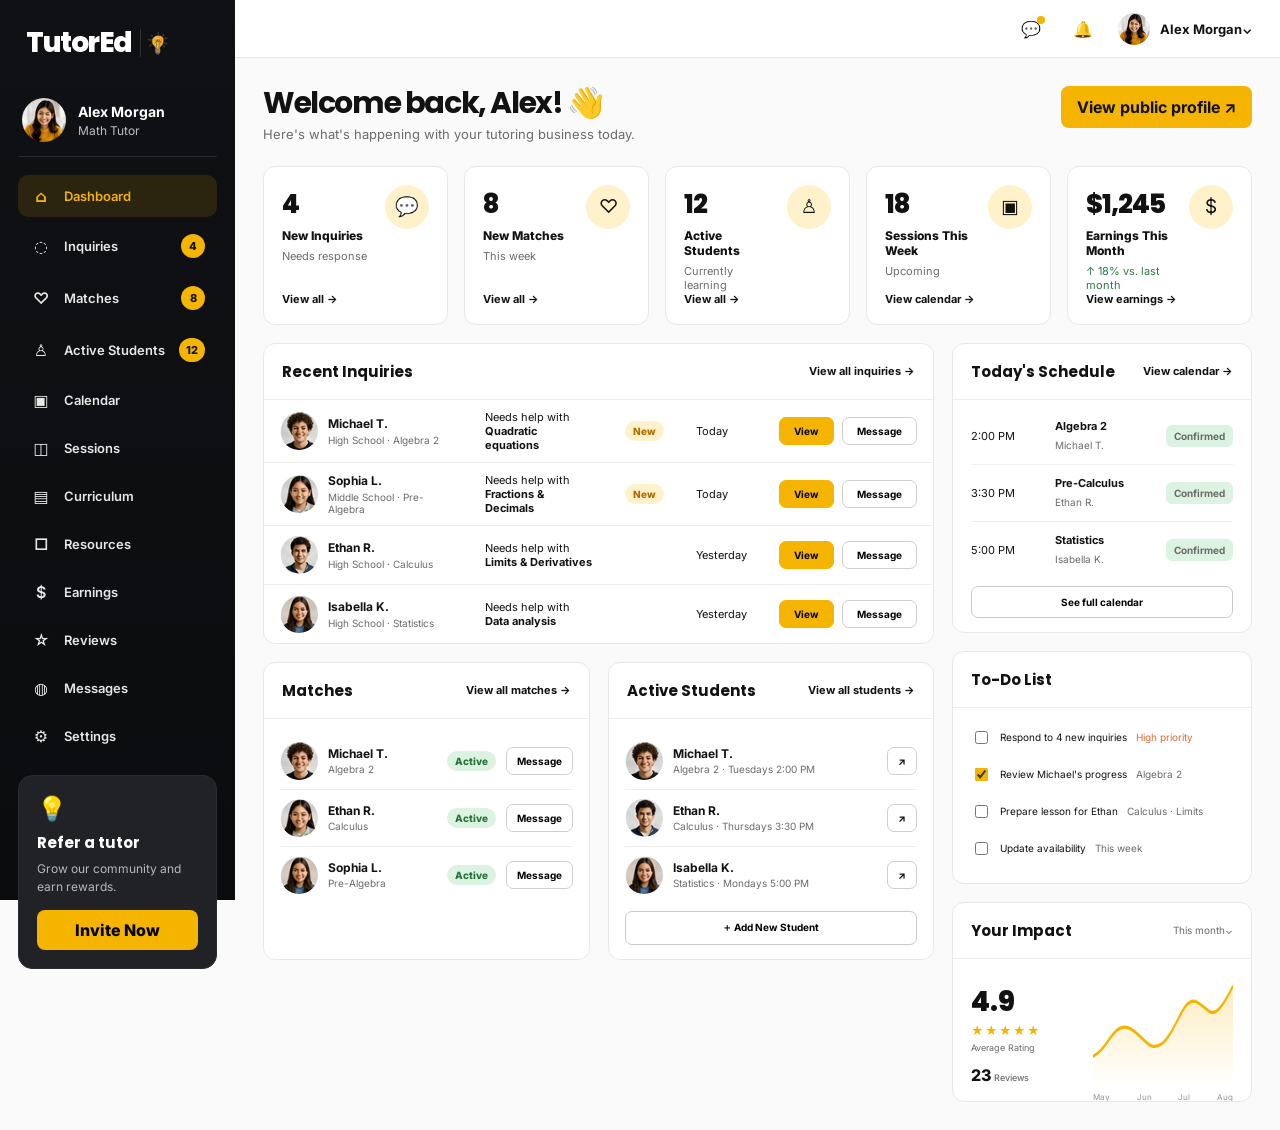
<file: tutor-dashboard/index.html>
<!DOCTYPE html>
<html lang="en">
<head>
<meta charset="UTF-8" />
<meta name="viewport" content="width=device-width, initial-scale=1.0" />
<title>TutorEd Tutor Dashboard</title>
<link rel="icon" type="image/png" sizes="32x32" href="/favicon-32.png">
<link rel="apple-touch-icon" sizes="180x180" href="/favicon-180.png">
<link rel="preconnect" href="https://fonts.googleapis.com">
<link rel="preconnect" href="https://fonts.gstatic.com" crossorigin>
<link href="https://fonts.googleapis.com/css2?family=Inter:wght@400;500;600;700&family=Poppins:wght@600;700;800&display=swap" rel="stylesheet">
<style>
:root {
  --black:#0b0c0f;
  --sidebar:#101114;
  --gold:#F4B400;
  --gold-2:#FFD35C;
  --warm:#F7F7F5;
  --line:#E8E8E5;
  --text:#121212;
  --muted:#6B6B6B;
  --green:#DDF3E1;
  --green-text:#24723A;
  --red:#FFEEE8;
  --red-text:#CC5B32;
  --white:#fff;
  --shadow:0 12px 36px rgba(0,0,0,.07);
}
*{box-sizing:border-box}
html{scroll-behavior:smooth}
body{margin:0;font-family:Inter,system-ui,sans-serif;background:#fafafa;color:var(--text)}
button,input{font:inherit}
a{text-decoration:none;color:inherit}
img{display:block;max-width:100%}
h1,h2,h3,h4,.brand{font-family:Poppins,sans-serif}
.app{display:grid;grid-template-columns:235px 1fr;min-height:100vh}
.sidebar{
  position:sticky;top:0;height:100vh;background:linear-gradient(180deg,#101114,#0b0c0e);
  color:white;padding:22px 18px;display:flex;flex-direction:column;gap:18px
}
.brand{font-size:28px;font-weight:800;letter-spacing:-1.5px;display:flex;align-items:center;gap:8px;padding:0 8px 6px}
.bulb{height:28px;width:auto;display:block}
.profile-mini{display:flex;align-items:center;gap:12px;padding:10px 4px 14px;border-bottom:1px solid #26272b}
.avatar{width:44px;height:44px;border-radius:50%;object-fit:cover;background:#ddd}
.profile-mini strong{display:block;font-size:14px}
.profile-mini span{display:block;color:#bfc0c3;font-size:12px;margin-top:3px}
.nav{display:grid;gap:6px}
.nav a{display:flex;align-items:center;gap:12px;padding:11px 12px;border-radius:10px;color:#e7e7e7;font-size:13px;font-weight:600}
.nav a:hover,.nav a.active{background:rgba(244,180,0,.12);color:var(--gold)}
.nav .icon{width:22px;text-align:center;font-size:16px}
.badge{margin-left:auto;min-width:24px;height:24px;padding:0 7px;border-radius:999px;background:var(--gold);color:#111;display:grid;place-items:center;font-size:11px;font-weight:800}
.refer{margin-top:auto;background:#202226;border:1px solid #2a2c31;border-radius:14px;padding:18px}
.refer .small-bulb{font-size:24px;margin-bottom:8px}
.refer h4{margin:0 0 6px;font-size:15px}
.refer p{margin:0 0 14px;color:#b8b8ba;font-size:12px;line-height:1.5}
.refer button{width:100%;border:0;border-radius:8px;padding:10px;background:var(--gold);font-weight:800;cursor:pointer}

.main{min-width:0}
.topbar{height:58px;background:#fff;border-bottom:1px solid var(--line);display:flex;align-items:center;justify-content:flex-end;padding:0 28px;gap:18px;position:sticky;top:0;z-index:20}
.topbar .iconbtn{width:34px;height:34px;border:0;background:#fff;border-radius:50%;display:grid;place-items:center;cursor:pointer;position:relative}
.dot{position:absolute;width:8px;height:8px;border-radius:50%;background:var(--gold);right:3px;top:4px}
.top-user{display:flex;align-items:center;gap:10px;font-size:13px;font-weight:700}
.top-user img{width:32px;height:32px;border-radius:50%;object-fit:cover}
.content{padding:28px;max-width:1450px;margin:0 auto}
.page-head{display:flex;justify-content:space-between;align-items:flex-start;gap:18px;margin-bottom:24px}
.page-head h1{font-size:30px;line-height:1.15;letter-spacing:-1.4px;margin:0 0 5px}
.page-head p{margin:0;color:var(--muted);font-size:13px}
.btn{border:0;border-radius:8px;padding:11px 16px;font-weight:700;cursor:pointer}
.btn.gold{background:var(--gold);color:#111}
.btn.outline{background:#fff;border:1px solid #cfcfca}
.stats{display:grid;grid-template-columns:repeat(5,minmax(0,1fr));gap:16px;margin-bottom:18px}
.stat{background:#fff;border:1px solid var(--line);border-radius:12px;padding:18px;min-height:146px;display:flex;flex-direction:column;justify-content:space-between}
.stat-top{display:flex;justify-content:space-between;gap:12px}
.stat .num{font-family:Poppins,sans-serif;font-size:26px;font-weight:800;letter-spacing:-1px}
.stat .label{font-size:12px;font-weight:800;margin-top:4px}
.stat .sub{color:var(--muted);font-size:11px;margin-top:6px}
.stat .bubble{width:44px;height:44px;border-radius:50%;background:#fff2cb;display:grid;place-items:center;font-size:19px;flex:0 0 auto}
.stat a{font-size:11px;font-weight:700}
.grid{display:grid;grid-template-columns:minmax(0,2.2fr) minmax(300px,.95fr);gap:18px}
.leftcol,.rightcol{display:grid;gap:18px;align-content:start}
.card{background:#fff;border:1px solid var(--line);border-radius:12px;overflow:hidden}
.card-head{display:flex;justify-content:space-between;align-items:center;padding:16px 18px;border-bottom:1px solid #ededeb}
.card-head h3{font-size:15px;margin:0}
.card-head a{font-size:11px;font-weight:700}
.table{width:100%;border-collapse:collapse}
.table tr+tr{border-top:1px solid #efefed}
.table td{padding:10px 16px;font-size:11px;vertical-align:middle}
.person{display:flex;align-items:center;gap:10px}
.person img{width:38px;height:38px;border-radius:50%;object-fit:cover}
.person strong{display:block;font-size:12px}
.person span{display:block;color:var(--muted);font-size:10px;margin-top:3px}
.status{display:inline-flex;padding:4px 8px;border-radius:999px;background:#fff2cb;color:#a96d00;font-size:10px;font-weight:800}
.status.green{background:var(--green);color:var(--green-text)}
.actions{display:flex;gap:8px}
.actions button{padding:7px 14px;border-radius:7px;border:1px solid #cfcfca;background:#fff;font-size:10px;font-weight:700;cursor:pointer}
.actions .primary{background:var(--gold);border-color:var(--gold)}
.split{display:grid;grid-template-columns:1fr 1fr;gap:18px}
.list-card{padding:14px 16px}
.list-row{display:flex;align-items:center;gap:10px;padding:9px 0}
.list-row+.list-row{border-top:1px solid #f0f0ee}
.list-row img{width:38px;height:38px;border-radius:50%;object-fit:cover}
.list-row .grow{flex:1}
.list-row strong{display:block;font-size:12px}
.list-row small{display:block;color:var(--muted);font-size:10px;margin-top:2px}
.small-btn{border:1px solid #cfcfca;background:#fff;border-radius:7px;padding:7px 10px;font-size:10px;font-weight:700;cursor:pointer}
.schedule{padding:8px 18px 14px}
.schedule-row{display:grid;grid-template-columns:72px 1fr auto;gap:12px;padding:11px 0;align-items:center}
.schedule-row+.schedule-row{border-top:1px solid #f0f0ee}
.schedule-row time{font-size:11px}
.schedule-row strong{font-size:11px;display:block}
.schedule-row span{font-size:10px;color:var(--muted)}
.confirm{background:var(--green);color:var(--green-text);padding:5px 8px;border-radius:6px;font-size:9px;font-weight:700}
.full-btn{display:block;width:100%;margin-top:8px;border:1px solid #c9c9c5;background:#fff;border-radius:7px;padding:9px;font-size:10px;font-weight:700;cursor:pointer}
.todo{padding:11px 18px 16px}
.todo-item{display:flex;align-items:center;gap:9px;padding:9px 0;font-size:10px}
.todo-item input{accent-color:var(--gold)}
.priority{color:#e06b33}
.impact{padding:16px 18px}
.impact-grid{display:grid;grid-template-columns:110px 1fr;gap:12px;align-items:end}
.rating{font-family:Poppins,sans-serif;font-size:28px;font-weight:800}
.stars{color:var(--gold);letter-spacing:1px;font-size:12px}
.rating-meta{font-size:9px;color:var(--muted);margin-top:4px}
.chart{height:110px;position:relative}
.chart svg{width:100%;height:100%}
.chart-labels{display:flex;justify-content:space-between;color:#929292;font-size:8px;margin-top:3px}

.modal{position:fixed;inset:0;background:rgba(0,0,0,.45);display:none;place-items:center;z-index:90;padding:20px}
.modal.open{display:grid}
.modal-box{width:min(520px,100%);background:#fff;border-radius:16px;padding:24px;box-shadow:0 30px 90px rgba(0,0,0,.2);position:relative}
.modal-box h2{font-size:22px;margin:0 0 8px}
.modal-box p{font-size:13px;color:var(--muted);line-height:1.6}
.close{position:absolute;right:16px;top:12px;border:0;background:none;font-size:24px;cursor:pointer}
.toast{position:fixed;left:50%;bottom:24px;transform:translateX(-50%) translateY(20px);opacity:0;background:#111;color:#fff;padding:11px 15px;border-radius:999px;font-size:11px;transition:.2s;z-index:100}
.toast.show{opacity:1;transform:translateX(-50%) translateY(0)}

@media(max-width:1180px){
  .stats{grid-template-columns:repeat(3,1fr)}
  .grid{grid-template-columns:1fr}
  .rightcol{grid-template-columns:1fr 1fr}
  .impact-card{grid-column:1/-1}
}
@media(max-width:860px){
  .app{grid-template-columns:78px 1fr}
  .sidebar{padding:18px 10px}
  .brand span:not(.bulb),.profile-mini div,.nav .label,.badge,.refer{display:none}
  .brand{justify-content:center}
  .profile-mini{justify-content:center}
  .nav a{justify-content:center}
  .nav .icon{font-size:18px}
  .stats{grid-template-columns:repeat(2,1fr)}
  .split,.rightcol{grid-template-columns:1fr}
  .impact-card{grid-column:auto}
}
@media(max-width:620px){
  .app{display:block}
  .sidebar{position:fixed;left:0;right:0;bottom:0;top:auto;height:64px;z-index:60;flex-direction:row;padding:6px 8px;align-items:center;overflow-x:auto}
  .brand,.profile-mini,.refer{display:none}
  .nav{display:flex;width:100%;justify-content:space-between;gap:4px}
  .nav a{padding:9px;min-width:50px}
  .nav a:nth-child(n+6){display:none}
  .topbar{padding:0 14px}
  .content{padding:18px 14px 86px}
  .page-head{flex-direction:column}
  .stats{grid-template-columns:1fr 1fr;gap:10px}
  .stat{padding:14px;min-height:126px}
  .stat:last-child{grid-column:1/-1}
  .table td:nth-child(2),.table td:nth-child(3),.table td:nth-child(4){display:none}
  .rightcol{grid-template-columns:1fr}
}
</style>
</head>
<body>
<div class="app">
  <aside class="sidebar">
    <a class="brand" href="/"><span>TutorEd</span><img class="bulb" src="/logo-bulb.png" alt=""></a>
    <div class="profile-mini">
      <img class="avatar" src="[data-uri]" alt="Alex Morgan">
      <div><strong>Alex Morgan</strong><span>Math Tutor</span></div>
    </div>

    <nav class="nav">
      <a class="active" href="#"><span class="icon">⌂</span><span class="label">Dashboard</span></a>
      <a href="#"><span class="icon">◌</span><span class="label">Inquiries</span><span class="badge">4</span></a>
      <a href="#"><span class="icon">♡</span><span class="label">Matches</span><span class="badge">8</span></a>
      <a href="#"><span class="icon">♙</span><span class="label">Active Students</span><span class="badge">12</span></a>
      <a href="#"><span class="icon">▣</span><span class="label">Calendar</span></a>
      <a href="#"><span class="icon">◫</span><span class="label">Sessions</span></a>
      <a href="#"><span class="icon">▤</span><span class="label">Curriculum</span></a>
      <a href="#"><span class="icon">□</span><span class="label">Resources</span></a>
      <a href="#"><span class="icon">$</span><span class="label">Earnings</span></a>
      <a href="#"><span class="icon">☆</span><span class="label">Reviews</span></a>
      <a href="#"><span class="icon">◍</span><span class="label">Messages</span></a>
      <a href="#"><span class="icon">⚙</span><span class="label">Settings</span></a>
    </nav>

    <div class="refer">
      <div class="small-bulb">💡</div>
      <h4>Refer a tutor</h4>
      <p>Grow our community and earn rewards.</p>
      <button id="inviteBtn">Invite Now</button>
    </div>
  </aside>

  <section class="main">
    <div class="topbar">
      <button class="iconbtn" aria-label="Messages">💬<span class="dot"></span></button>
      <button class="iconbtn" aria-label="Notifications">🔔</button>
      <div class="top-user">
        <img src="[data-uri]" alt="">
        <span>Alex Morgan⌄</span>
      </div>
    </div>

    <main class="content">
      <div class="page-head">
        <div>
          <h1>Welcome back, Alex! 👋</h1>
          <p>Here's what's happening with your tutoring business today.</p>
        </div>
        <button class="btn gold" id="profileBtn">View public profile ↗</button>
      </div>

      <section class="stats">
        <div class="stat">
          <div class="stat-top"><div><div class="num">4</div><div class="label">New Inquiries</div><div class="sub">Needs response</div></div><div class="bubble">💬</div></div>
          <a href="#">View all →</a>
        </div>
        <div class="stat">
          <div class="stat-top"><div><div class="num">8</div><div class="label">New Matches</div><div class="sub">This week</div></div><div class="bubble">♡</div></div>
          <a href="#">View all →</a>
        </div>
        <div class="stat">
          <div class="stat-top"><div><div class="num">12</div><div class="label">Active Students</div><div class="sub">Currently learning</div></div><div class="bubble">♙</div></div>
          <a href="#">View all →</a>
        </div>
        <div class="stat">
          <div class="stat-top"><div><div class="num">18</div><div class="label">Sessions This Week</div><div class="sub">Upcoming</div></div><div class="bubble">▣</div></div>
          <a href="#">View calendar →</a>
        </div>
        <div class="stat">
          <div class="stat-top"><div><div class="num">$1,245</div><div class="label">Earnings This Month</div><div class="sub" style="color:#2b7c40">↑ 18% vs. last month</div></div><div class="bubble">$</div></div>
          <a href="#">View earnings →</a>
        </div>
      </section>

      <div class="grid">
        <div class="leftcol">
          <section class="card">
            <div class="card-head"><h3>Recent Inquiries</h3><a href="#">View all inquiries →</a></div>
            <table class="table">
              <tbody>
                <tr>
                  <td><div class="person"><img src="[data-uri]"><div><strong>Michael T.</strong><span>High School · Algebra 2</span></div></div></td>
                  <td>Needs help with<br><strong>Quadratic equations</strong></td><td><span class="status">New</span></td><td>Today</td>
                  <td><div class="actions"><button class="primary js-view" data-name="Michael T.">View</button><button class="js-message" data-name="Michael T.">Message</button></div></td>
                </tr>
                <tr>
                  <td><div class="person"><img src="[data-uri]"><div><strong>Sophia L.</strong><span>Middle School · Pre-Algebra</span></div></div></td>
                  <td>Needs help with<br><strong>Fractions & Decimals</strong></td><td><span class="status">New</span></td><td>Today</td>
                  <td><div class="actions"><button class="primary js-view" data-name="Sophia L.">View</button><button class="js-message" data-name="Sophia L.">Message</button></div></td>
                </tr>
                <tr>
                  <td><div class="person"><img src="[data-uri]"><div><strong>Ethan R.</strong><span>High School · Calculus</span></div></div></td>
                  <td>Needs help with<br><strong>Limits & Derivatives</strong></td><td></td><td>Yesterday</td>
                  <td><div class="actions"><button class="primary js-view" data-name="Ethan R.">View</button><button class="js-message" data-name="Ethan R.">Message</button></div></td>
                </tr>
                <tr>
                  <td><div class="person"><img src="[data-uri]"><div><strong>Isabella K.</strong><span>High School · Statistics</span></div></div></td>
                  <td>Needs help with<br><strong>Data analysis</strong></td><td></td><td>Yesterday</td>
                  <td><div class="actions"><button class="primary js-view" data-name="Isabella K.">View</button><button class="js-message" data-name="Isabella K.">Message</button></div></td>
                </tr>
              </tbody>
            </table>
          </section>

          <div class="split">
            <section class="card">
              <div class="card-head"><h3>Matches</h3><a href="#">View all matches →</a></div>
              <div class="list-card">
                <div class="list-row"><img src="[data-uri]"><div class="grow"><strong>Michael T.</strong><small>Algebra 2</small></div><span class="status green">Active</span><button class="small-btn js-message" data-name="Michael T.">Message</button></div>
                <div class="list-row"><img src="[data-uri]"><div class="grow"><strong>Ethan R.</strong><small>Calculus</small></div><span class="status green">Active</span><button class="small-btn js-message" data-name="Ethan R.">Message</button></div>
                <div class="list-row"><img src="[data-uri]"><div class="grow"><strong>Sophia L.</strong><small>Pre-Algebra</small></div><span class="status green">Active</span><button class="small-btn js-message" data-name="Sophia L.">Message</button></div>
              </div>
            </section>

            <section class="card">
              <div class="card-head"><h3>Active Students</h3><a href="#">View all students →</a></div>
              <div class="list-card">
                <div class="list-row"><img src="[data-uri]"><div class="grow"><strong>Michael T.</strong><small>Algebra 2 · Tuesdays 2:00 PM</small></div><button class="small-btn">↗</button></div>
                <div class="list-row"><img src="[data-uri]"><div class="grow"><strong>Ethan R.</strong><small>Calculus · Thursdays 3:30 PM</small></div><button class="small-btn">↗</button></div>
                <div class="list-row"><img src="[data-uri]"><div class="grow"><strong>Isabella K.</strong><small>Statistics · Mondays 5:00 PM</small></div><button class="small-btn">↗</button></div>
                <button class="full-btn" id="addStudentBtn">＋ Add New Student</button>
              </div>
            </section>
          </div>
        </div>

        <div class="rightcol">
          <section class="card">
            <div class="card-head"><h3>Today's Schedule</h3><a href="#">View calendar →</a></div>
            <div class="schedule">
              <div class="schedule-row"><time>2:00 PM</time><div><strong>Algebra 2</strong><span>Michael T.</span></div><span class="confirm">Confirmed</span></div>
              <div class="schedule-row"><time>3:30 PM</time><div><strong>Pre-Calculus</strong><span>Ethan R.</span></div><span class="confirm">Confirmed</span></div>
              <div class="schedule-row"><time>5:00 PM</time><div><strong>Statistics</strong><span>Isabella K.</span></div><span class="confirm">Confirmed</span></div>
              <button class="full-btn">See full calendar</button>
            </div>
          </section>

          <section class="card">
            <div class="card-head"><h3>To-Do List</h3></div>
            <div class="todo">
              <label class="todo-item"><input type="checkbox"> Respond to 4 new inquiries <span class="priority">High priority</span></label>
              <label class="todo-item"><input type="checkbox" checked> Review Michael's progress <span style="color:var(--muted)">Algebra 2</span></label>
              <label class="todo-item"><input type="checkbox"> Prepare lesson for Ethan <span style="color:var(--muted)">Calculus · Limits</span></label>
              <label class="todo-item"><input type="checkbox"> Update availability <span style="color:var(--muted)">This week</span></label>
            </div>
          </section>

          <section class="card impact-card">
            <div class="card-head"><h3>Your Impact</h3><span style="font-size:10px;color:var(--muted)">This month⌄</span></div>
            <div class="impact">
              <div class="impact-grid">
                <div>
                  <div class="rating">4.9</div>
                  <div class="stars">★★★★★</div>
                  <div class="rating-meta">Average Rating</div>
                  <div style="margin-top:12px;font-weight:800;font-size:16px">23 <span style="font-size:9px;color:var(--muted);font-weight:500">Reviews</span></div>
                </div>
                <div class="chart">
                  <svg viewBox="0 0 260 100" preserveAspectRatio="none">
                    <defs>
                      <linearGradient id="g" x1="0" x2="0" y1="0" y2="1">
                        <stop offset="0%" stop-color="#F4B400" stop-opacity=".25"/>
                        <stop offset="100%" stop-color="#F4B400" stop-opacity="0"/>
                      </linearGradient>
                    </defs>
                    <path d="M0,74 C28,67 38,43 66,48 C94,54 103,72 129,62 C156,51 168,17 194,25 C218,31 222,48 260,10 L260,100 L0,100 Z" fill="url(#g)"></path>
                    <path d="M0,74 C28,67 38,43 66,48 C94,54 103,72 129,62 C156,51 168,17 194,25 C218,31 222,48 260,10" fill="none" stroke="#F4B400" stroke-width="3"></path>
                  </svg>
                  <div class="chart-labels"><span>May</span><span>Jun</span><span>Jul</span><span>Aug</span></div>
                </div>
              </div>
            </div>
          </section>
        </div>
      </div>
    </main>
  </section>
</div>

<div class="modal" id="modal">
  <div class="modal-box">
    <button class="close" id="closeModal">×</button>
    <h2 id="modalTitle">Inquiry</h2>
    <p id="modalText"></p>
    <button class="btn gold" id="modalAction">Continue</button>
  </div>
</div>
<div class="toast" id="toast">Saved.</div>

<script>
const modal=document.getElementById('modal');
const title=document.getElementById('modalTitle');
const text=document.getElementById('modalText');
const action=document.getElementById('modalAction');
const toast=document.getElementById('toast');

function openModal(t,body,button='Continue'){
  title.textContent=t;text.textContent=body;action.textContent=button;modal.classList.add('open');
}
document.querySelectorAll('.js-view').forEach(btn=>btn.addEventListener('click',()=>openModal(
  btn.dataset.name + ' — Inquiry',
  'Student goals, preferred learning style, availability, subject details, and fit notes would live here before you choose whether to connect.',
  'Review full inquiry'
)));
document.querySelectorAll('.js-message').forEach(btn=>btn.addEventListener('click',()=>openModal(
  'Message ' + btn.dataset.name,
  'This would open the tutor-student messaging thread so you can ask questions, confirm fit, and schedule a first session.',
  'Open messages'
)));
document.getElementById('profileBtn').addEventListener('click',()=>openModal(
  'Your public TutorEd profile',
  'Preview exactly what students see when your card appears in their swipe stack — bio, subjects, teaching style, rates, availability, reviews, and fit tags.',
  'Preview profile'
));
document.getElementById('inviteBtn').addEventListener('click',()=>openModal(
  'Refer a tutor',
  'Share your TutorEd referral link with another tutor. Referral rewards and invite tracking would appear here.',
  'Copy referral link'
));
document.getElementById('addStudentBtn').addEventListener('click',()=>openModal(
  'Add a student',
  'Use this flow for students you already tutor outside TutorEd so you can manage their sessions, curriculum, notes, and progress in one place.',
  'Add student'
));
document.getElementById('closeModal').addEventListener('click',()=>modal.classList.remove('open'));
modal.addEventListener('click',e=>{if(e.target===modal)modal.classList.remove('open')})
document.addEventListener('keydown',e=>{if(e.key==='Escape')modal.classList.remove('open')})
action.addEventListener('click',()=>{modal.classList.remove('open');toast.classList.add('show');setTimeout(()=>toast.classList.remove('show'),1600)});

document.querySelectorAll('.todo input').forEach(cb=>cb.addEventListener('change',()=>{
  const label=cb.closest('.todo-item');
  label.style.opacity=cb.checked?'.55':'1';
  label.style.textDecoration=cb.checked?'line-through':'none';
}));
</script>
</body>
</html>
</file>
<file: app/style.css>
:root {
  --bg: #F3F3F3;
  --ink: #000000;
  --ink-soft: #6b6259;
  --gold: #F4B400;
  --gold-deep: #B8860B;
  --honey: #FFD35C;
  --honey-light: #FFF3D6;
  --tan: #C69A6B;
  --tan-light: #F5E9DB;
  --tan-deep: #8a6239;
  --line: #ECE4D8;
  --danger: #B23A2F;
  --shadow: 0 10px 30px rgba(0,0,0,0.10);
  --radius: 22px;
}

* { box-sizing: border-box; margin: 0; padding: 0; }

body {
  font-family: 'Inter', sans-serif;
  background: #E3D5BC;
  display: flex;
  align-items: center;
  justify-content: center;
  min-height: 100vh;
  color: var(--ink);
}

h1, .logo, .chat-name, .nav-btn span:last-child {
  font-family: 'Poppins', sans-serif;
}
h1, .logo { font-weight: 800; }
h2 { font-family: 'Poppins', sans-serif; font-weight: 700; }

.phone {
  width: 390px;
  height: 812px;
  background: var(--bg);
  position: relative;
  overflow: hidden;
  border-radius: 40px;
  box-shadow: 0 25px 60px rgba(0,0,0,0.35);
  display: flex;
  flex-direction: column;
}

.screen {
  flex: 1;
  display: flex;
  flex-direction: column;
  overflow: hidden;
  min-height: 0;
}
.screen.hidden { display: none; }

.top-bar {
  display: flex;
  align-items: center;
  justify-content: space-between;
  padding: 20px 20px 12px;
  flex-shrink: 0;
}

.logo {
  font-size: 22px;
  color: var(--ink);
  letter-spacing: -0.3px;
  display: flex;
  align-items: center;
  gap: 2px;
}
.logo-bulb { height: 22px; width: auto; margin-left: 2px; }
.tagline {
  font-family: 'Inter', sans-serif;
  font-size: 12px;
  color: var(--ink-soft);
  margin-top: 2px;
}

.top-bar-actions { display: flex; gap: 8px; }

.icon-btn {
  background: white;
  border: none;
  width: 38px;
  height: 38px;
  border-radius: 50%;
  font-size: 16px;
  cursor: pointer;
  color: var(--ink-soft);
  box-shadow: 0 4px 10px rgba(0,0,0,0.06);
}

/* ===== ONBOARDING ===== */
.onboarding-content {
  flex: 1;
  overflow-y: auto;
  padding: 4px 20px 20px;
}
.ob-title { font-size: 24px; margin-bottom: 6px; font-family: 'Poppins', sans-serif; font-weight: 700; }
.ob-sub { font-size: 13px; color: var(--ink-soft); margin-bottom: 22px; line-height: 1.4; }
.ob-section { margin-bottom: 22px; }
.ob-label { font-size: 13px; font-weight: 700; margin-bottom: 10px; }
.ob-hint { font-weight: 500; color: var(--ink-soft); font-size: 12px; }

.chip-row { display: flex; flex-wrap: wrap; gap: 8px; }
.chip {
  border: 1.5px solid var(--line);
  background: white;
  color: var(--ink-soft);
  font-size: 13px;
  font-weight: 600;
  padding: 8px 14px;
  border-radius: 20px;
  cursor: pointer;
  transition: all 0.15s ease;
}
.chip.selected {
  background: var(--gold);
  border-color: var(--gold);
  color: var(--ink);
}

.avail-grid {
  display: grid;
  grid-template-columns: 44px repeat(3, 1fr);
  gap: 6px;
  align-items: center;
}
.avail-grid .grid-head, .avail-grid .grid-day {
  font-size: 11px;
  font-weight: 700;
  color: var(--ink-soft);
  text-align: center;
}
.avail-grid .grid-day { text-align: left; }
.avail-cell {
  height: 30px;
  border-radius: 8px;
  background: white;
  border: 1.5px solid var(--line);
  cursor: pointer;
}
.avail-cell.selected { background: var(--gold); border-color: var(--gold); }

.ob-footer {
  padding: 12px 20px 22px;
  flex-shrink: 0;
  border-top: 1px solid var(--line);
}

.primary-btn {
  width: 100%;
  background: var(--gold);
  color: white;
  border: none;
  padding: 14px;
  border-radius: 30px;
  font-family: 'Poppins', sans-serif;
  font-weight: 700;
  font-size: 15px;
  cursor: pointer;
  margin-bottom: 10px;
}
.primary-btn:disabled { opacity: 0.4; cursor: not-allowed; }
.text-btn {
  background: transparent;
  border: none;
  color: var(--ink-soft);
  opacity: 0.9;
  font-size: 13px;
  cursor: pointer;
  text-decoration: underline;
  width: 100%;
}
.danger-btn {
  width: 100%;
  background: white;
  color: var(--danger);
  border: 1.5px solid var(--danger);
  padding: 13px;
  border-radius: 30px;
  font-family: 'Poppins', sans-serif;
  font-weight: 700;
  font-size: 14px;
  cursor: pointer;
  margin-bottom: 10px;
}

/* ===== HOME ===== */
.home-content {
  flex: 1;
  overflow-y: auto;
  padding: 4px 20px 20px;
}
.home-greeting h1 { font-size: 22px; margin-bottom: 4px; }
.home-greeting p { font-size: 13px; color: var(--ink-soft); margin-bottom: 18px; }

.stat-row { display: flex; gap: 10px; margin-bottom: 4px; }
.stat-chip {
  flex: 1;
  background: white;
  border-radius: 14px;
  padding: 14px 8px;
  text-align: center;
  box-shadow: 0 4px 12px rgba(0,0,0,0.05);
}
.stat-chip .stat-num {
  font-family: 'Poppins', sans-serif;
  font-weight: 700;
  font-size: 20px;
  color: var(--gold-deep);
}
.stat-chip .stat-label { font-size: 11px; color: var(--ink-soft); margin-top: 2px; }

.next-session-card {
  display: flex;
  align-items: center;
  gap: 12px;
  background: white;
  border-radius: 16px;
  padding: 14px;
  box-shadow: 0 4px 12px rgba(0,0,0,0.06);
}

.quick-actions {
  display: grid;
  grid-template-columns: 1fr 1fr;
  gap: 10px;
}
.quick-action {
  display: flex;
  flex-direction: column;
  align-items: center;
  justify-content: center;
  gap: 6px;
  background: white;
  border: none;
  border-radius: 16px;
  padding: 16px 8px;
  font-size: 12px;
  font-weight: 600;
  color: var(--ink);
  box-shadow: 0 4px 12px rgba(0,0,0,0.05);
  cursor: pointer;
  font-family: 'Inter', sans-serif;
}
.qa-icon { font-size: 22px; }

.spotlight-card {
  display: flex;
  align-items: center;
  gap: 12px;
  background: linear-gradient(135deg, var(--honey-light), white);
  border-radius: 16px;
  padding: 14px;
  box-shadow: 0 4px 12px rgba(0,0,0,0.06);
  cursor: pointer;
}
.spotlight-arrow { font-size: 18px; color: var(--gold-deep); flex-shrink: 0; }

/* ===== CARD STACK ===== */
.card-stack {
  position: relative;
  flex: 1;
  margin: 4px 20px 10px;
  min-height: 0;
}

.card {
  position: absolute;
  inset: 0;
  background: white;
  border-radius: var(--radius);
  box-shadow: var(--shadow);
  overflow: hidden;
  display: flex;
  flex-direction: column;
  user-select: none;
  cursor: grab;
  transition: transform 0.35s ease, opacity 0.35s ease;
}
.card:active { cursor: grabbing; }
.card.dragging { transition: none; }

.card-photo {
  height: 40%;
  position: relative;
  display: flex;
  align-items: center;
  justify-content: center;
  flex-shrink: 0;
}

.card-photo .initials {
  width: 88px;
  height: 88px;
  border-radius: 50%;
  display: flex;
  align-items: center;
  justify-content: center;
  font-family: 'Poppins', sans-serif;
  font-size: 30px;
  font-weight: 600;
  color: white;
  background: rgba(255,255,255,0.18);
  border: 2px solid rgba(255,255,255,0.5);
}

.match-badge {
  position: absolute;
  top: 14px;
  left: 14px;
  background: rgba(255,255,255,0.92);
  color: var(--ink);
  font-family: 'Poppins', sans-serif;
  font-weight: 700;
  font-size: 13px;
  padding: 6px 12px;
  border-radius: 20px;
}

.stamp {
  position: absolute;
  top: 28px;
  padding: 8px 16px;
  border: 4px solid;
  border-radius: 10px;
  font-family: 'Poppins', sans-serif;
  font-weight: 700;
  font-size: 24px;
  letter-spacing: 2px;
  text-transform: uppercase;
  opacity: 0;
  transform: rotate(-18deg);
}
.stamp.like { right: 24px; color: var(--gold-deep); border-color: var(--gold-deep); transform: rotate(-14deg); }
.stamp.pass { left: 24px; color: var(--ink); border-color: var(--ink); transform: rotate(14deg); }

.card-body {
  padding: 14px 20px 14px;
  flex: 1;
  overflow-y: auto;
  display: flex;
  flex-direction: column;
  gap: 9px;
}

.card-name-row {
  display: flex;
  align-items: baseline;
  gap: 8px;
}
.card-name-row h2 { font-size: 20px; }

.card-meta {
  font-size: 13px;
  color: var(--ink-soft);
  display: flex;
  gap: 10px;
  flex-wrap: wrap;
}
.card-meta span { display: flex; align-items: center; gap: 4px; }
.card-meta .overlap-yes { color: var(--gold-deep); font-weight: 600; }
.card-meta .overlap-no { color: var(--ink-soft); }

.tag-row { display: flex; flex-wrap: wrap; gap: 6px; }
.tag {
  font-size: 12px;
  font-weight: 600;
  padding: 5px 10px;
  border-radius: 20px;
}
.tag.subject { background: var(--honey-light); color: var(--gold-deep); }
.tag.style { background: var(--tan-light); color: var(--tan-deep); }

.prompt-block {
  background: var(--honey-light);
  border-radius: 14px;
  padding: 12px 14px;
  margin-top: 2px;
}
.prompt-block .prompt-q {
  font-size: 11px;
  text-transform: uppercase;
  letter-spacing: 0.5px;
  color: var(--gold-deep);
  font-weight: 700;
  margin-bottom: 4px;
}
.prompt-block .prompt-a {
  font-size: 14px;
  line-height: 1.4;
  color: var(--ink);
}

/* ===== ACTION ROW ===== */
.action-row {
  display: flex;
  align-items: center;
  justify-content: center;
  gap: 22px;
  padding: 12px 0 22px;
  flex-shrink: 0;
}

.action-btn {
  border: none;
  border-radius: 50%;
  background: white;
  box-shadow: 0 6px 16px rgba(0,0,0,0.12);
  cursor: pointer;
  display: flex;
  align-items: center;
  justify-content: center;
  font-size: 22px;
  transition: transform 0.15s ease;
}
.action-btn:active { transform: scale(0.9); }
.action-btn:disabled { opacity: 0.35; cursor: not-allowed; }
.action-btn:disabled:active { transform: none; }
.action-btn.pass { width: 56px; height: 56px; color: var(--ink); }
.action-btn.like { width: 56px; height: 56px; color: white; background: linear-gradient(135deg, var(--gold), var(--honey)); }
.action-btn.info { width: 42px; height: 42px; font-size: 16px; font-style: italic; font-weight: 700; color: var(--gold-deep); }
.action-btn.undo { width: 38px; height: 38px; font-size: 17px; color: var(--tan-deep); }

/* ===== ON-DEMAND ===== */
.filter-bar {
  padding: 0 20px 10px;
  display: flex;
  flex-direction: column;
  gap: 8px;
  flex-shrink: 0;
}
.filter-row { display: flex; gap: 6px; overflow-x: auto; padding-bottom: 2px; }
.filter-row::-webkit-scrollbar { display: none; }
.filter-chip {
  border: 1.5px solid var(--line);
  background: white;
  color: var(--ink-soft);
  font-size: 12px;
  font-weight: 600;
  padding: 6px 12px;
  border-radius: 16px;
  cursor: pointer;
  white-space: nowrap;
  flex-shrink: 0;
}
.filter-chip.selected { background: var(--gold); border-color: var(--gold); color: var(--ink); }

.ondemand-list {
  flex: 1;
  overflow-y: auto;
  padding: 6px 20px 20px;
  display: flex;
  flex-direction: column;
  gap: 10px;
}
.slot-card {
  display: flex;
  align-items: center;
  gap: 12px;
  background: white;
  border-radius: 16px;
  padding: 12px 14px;
  box-shadow: 0 4px 12px rgba(0,0,0,0.06);
}
.slot-card .slot-info { flex: 1; min-width: 0; }
.slot-card .slot-name { font-size: 14px; font-weight: 600; }
.slot-card .slot-meta { font-size: 12px; color: var(--ink-soft); margin-top: 2px; }
.slot-card .slot-time { font-size: 12px; color: var(--gold-deep); font-weight: 700; margin-top: 3px; }
.book-btn {
  background: var(--gold);
  color: white;
  border: none;
  padding: 9px 14px;
  border-radius: 20px;
  font-weight: 700;
  font-size: 12px;
  cursor: pointer;
  flex-shrink: 0;
}
.book-btn:disabled { background: var(--line); color: var(--ink-soft); cursor: default; }

/* ===== SCHEDULE ===== */
.schedule-content {
  flex: 1;
  overflow-y: auto;
  padding: 6px 20px 20px;
}
.section-title {
  font-size: 12px;
  text-transform: uppercase;
  letter-spacing: 0.5px;
  color: var(--ink-soft);
  font-weight: 700;
  margin: 16px 0 8px;
}
.section-title:first-child { margin-top: 4px; }

.match-row {
  display: flex;
  align-items: center;
  gap: 14px;
  background: white;
  border-radius: 16px;
  padding: 12px 14px;
  box-shadow: 0 4px 12px rgba(0,0,0,0.06);
  margin-bottom: 8px;
}
.match-row-main { flex: 1; min-width: 0; cursor: pointer; }
.row-menu-btn {
  background: transparent;
  border: none;
  color: var(--ink-soft);
  font-size: 18px;
  font-weight: 700;
  cursor: pointer;
  flex-shrink: 0;
  padding: 4px 8px;
}
.match-row .last-msg {
  font-size: 13px;
  color: var(--ink-soft);
  margin-top: 2px;
  white-space: nowrap;
  overflow: hidden;
  text-overflow: ellipsis;
}

.session-row {
  display: flex;
  align-items: center;
  gap: 12px;
  background: white;
  border-radius: 16px;
  padding: 12px 14px;
  box-shadow: 0 4px 12px rgba(0,0,0,0.05);
  margin-bottom: 8px;
  cursor: pointer;
}
.session-row .session-day {
  width: 52px;
  text-align: center;
  font-family: 'Poppins', sans-serif;
  font-weight: 700;
  font-size: 13px;
  color: var(--gold-deep);
  flex-shrink: 0;
}
.session-row .session-info { flex: 1; min-width: 0; }
.session-row .session-name { font-size: 14px; font-weight: 600; }
.session-row .session-meta { font-size: 12px; color: var(--ink-soft); margin-top: 2px; }
.freq-badge {
  font-size: 10px;
  font-weight: 700;
  padding: 3px 8px;
  border-radius: 12px;
  flex-shrink: 0;
}
.freq-badge.weekly { background: var(--honey-light); color: var(--gold-deep); }
.freq-badge.once { background: var(--tan-light); color: var(--tan-deep); }

.empty-state {
  color: var(--ink-soft);
  text-align: center;
  margin-top: 40px;
  font-size: 14px;
  padding: 0 20px;
  line-height: 1.5;
}

.avatar-sm, .avatar-md, .avatar-lg {
  border-radius: 50%;
  display: flex;
  align-items: center;
  justify-content: center;
  color: white;
  font-family: 'Poppins', sans-serif;
  font-weight: 600;
  flex-shrink: 0;
}
.avatar-sm { width: 40px; height: 40px; font-size: 14px; }
.avatar-md { width: 50px; height: 50px; font-size: 17px; }
.avatar-lg { width: 88px; height: 88px; font-size: 30px; border: 3px solid white; }

/* ===== CHAT ===== */
.chat-header { border-bottom: 1px solid var(--line); padding-bottom: 14px; gap: 12px; }
.chat-tutor-info { display: flex; align-items: center; gap: 10px; }
.back-btn { background: transparent; box-shadow: none; font-size: 20px; }
.chat-name { font-size: 15px; font-weight: 600; }
.chat-status { font-size: 11px; color: var(--ink-soft); }

.chat-messages {
  flex: 1;
  overflow-y: auto;
  padding: 16px 18px;
  display: flex;
  flex-direction: column;
  gap: 10px;
}
.msg {
  max-width: 75%;
  padding: 10px 14px;
  border-radius: 16px;
  font-size: 14px;
  line-height: 1.4;
}
.msg.them { background: var(--honey-light); align-self: flex-start; border-bottom-left-radius: 4px; }
.msg.me { background: var(--ink); color: white; align-self: flex-end; border-bottom-right-radius: 4px; }

.chat-input-row {
  display: flex;
  gap: 10px;
  padding: 12px 16px 18px;
  border-top: 1px solid var(--line);
  flex-shrink: 0;
}
.chat-input-row input {
  flex: 1;
  border: 1px solid var(--line);
  background: var(--bg);
  border-radius: 22px;
  padding: 10px 16px;
  font-size: 14px;
  font-family: 'Inter', sans-serif;
  outline: none;
}
.chat-input-row button {
  width: 42px;
  height: 42px;
  border-radius: 50%;
  border: none;
  background: var(--gold);
  color: white;
  font-size: 16px;
  cursor: pointer;
}

/* ===== MODALS ===== */
.modal-overlay {
  position: absolute;
  inset: 0;
  background: rgba(0,0,0,0.55);
  display: flex;
  align-items: flex-end;
  z-index: 20;
}
.modal-overlay.hidden { display: none; }

.modal-sheet {
  background: white;
  width: 100%;
  max-height: 88%;
  border-radius: 28px 28px 0 0;
  overflow-y: auto;
  padding: 22px 24px 30px;
}
.modal-sheet h2 { margin-bottom: 2px; }
.modal-sheet .sheet-close {
  width: 40px;
  height: 4px;
  background: var(--line);
  border-radius: 4px;
  margin: 0 auto 16px;
}
.modal-sheet .prompt-block { margin-bottom: 4px; }
.modal-sheet .section-title { margin: 16px 0 8px; }

.slot-option {
  display: block;
  width: 100%;
  text-align: left;
  background: var(--bg);
  border: 1.5px solid var(--line);
  border-radius: 14px;
  padding: 12px 16px;
  font-size: 14px;
  font-weight: 600;
  color: var(--ink);
  cursor: pointer;
  margin-bottom: 8px;
}
.slot-option:hover { border-color: var(--gold-deep); }

.match-celebration {
  margin: auto;
  background: linear-gradient(180deg, var(--gold) 0%, var(--honey) 100%);
  color: var(--ink);
  border-radius: 28px;
  padding: 40px 30px;
  text-align: center;
  width: 88%;
  box-shadow: var(--shadow);
}
.match-hearts { font-size: 20px; letter-spacing: 8px; opacity: 0.85; margin-bottom: 10px; }
.match-celebration h1 { font-size: 28px; margin-bottom: 10px; }
.match-celebration p { font-size: 14px; opacity: 0.9; margin-bottom: 20px; line-height: 1.4; }
.match-avatars { display: flex; justify-content: center; margin-bottom: 26px; }
.match-celebration .primary-btn { background: var(--ink); color: var(--gold); }
.match-celebration .text-btn { color: var(--ink); }

/* ===== TOAST ===== */
.toast {
  position: absolute;
  bottom: 100px;
  left: 20px;
  right: 20px;
  background: var(--ink);
  color: white;
  padding: 13px 18px;
  border-radius: 14px;
  font-size: 13px;
  text-align: center;
  z-index: 25;
  box-shadow: var(--shadow);
  animation: fadeUp 0.3s ease;
}
.toast.hidden { display: none; }
@keyframes fadeUp { from { opacity: 0; transform: translateY(10px); } to { opacity: 1; transform: translateY(0); } }

/* ===== BOTTOM NAV ===== */
.bottom-nav {
  display: flex;
  border-top: 1px solid var(--line);
  background: white;
  padding: 10px 0 22px;
  flex-shrink: 0;
}
.nav-btn {
  flex: 1;
  background: transparent;
  border: none;
  display: flex;
  flex-direction: column;
  align-items: center;
  gap: 3px;
  font-size: 10.5px;
  color: var(--ink-soft);
  font-weight: 500;
  cursor: pointer;
  position: relative;
}
.nav-btn.active { color: var(--ink); }
.nav-icon { font-size: 19px; }
.nav-badge {
  position: absolute;
  top: -2px;
  right: 18%;
  background: var(--tan);
  color: white;
  font-size: 10px;
  font-weight: 700;
  width: 16px;
  height: 16px;
  border-radius: 50%;
  display: flex;
  align-items: center;
  justify-content: center;
}
.nav-badge.hidden { display: none; }

/* ===== PROFILE ===== */
.profile-content {
  flex: 1;
  padding: 10px 24px;
  overflow-y: auto;
}
.profile-content .pref-item {
  background: white;
  border-radius: 14px;
  padding: 14px 16px;
  margin-bottom: 10px;
  box-shadow: 0 4px 12px rgba(0,0,0,0.05);
}
.profile-content .pref-label { font-size: 11px; text-transform: uppercase; color: var(--ink-soft); font-weight: 700; letter-spacing: 0.5px; }
.profile-content .pref-value { font-size: 14px; margin-top: 4px; }
</file>
